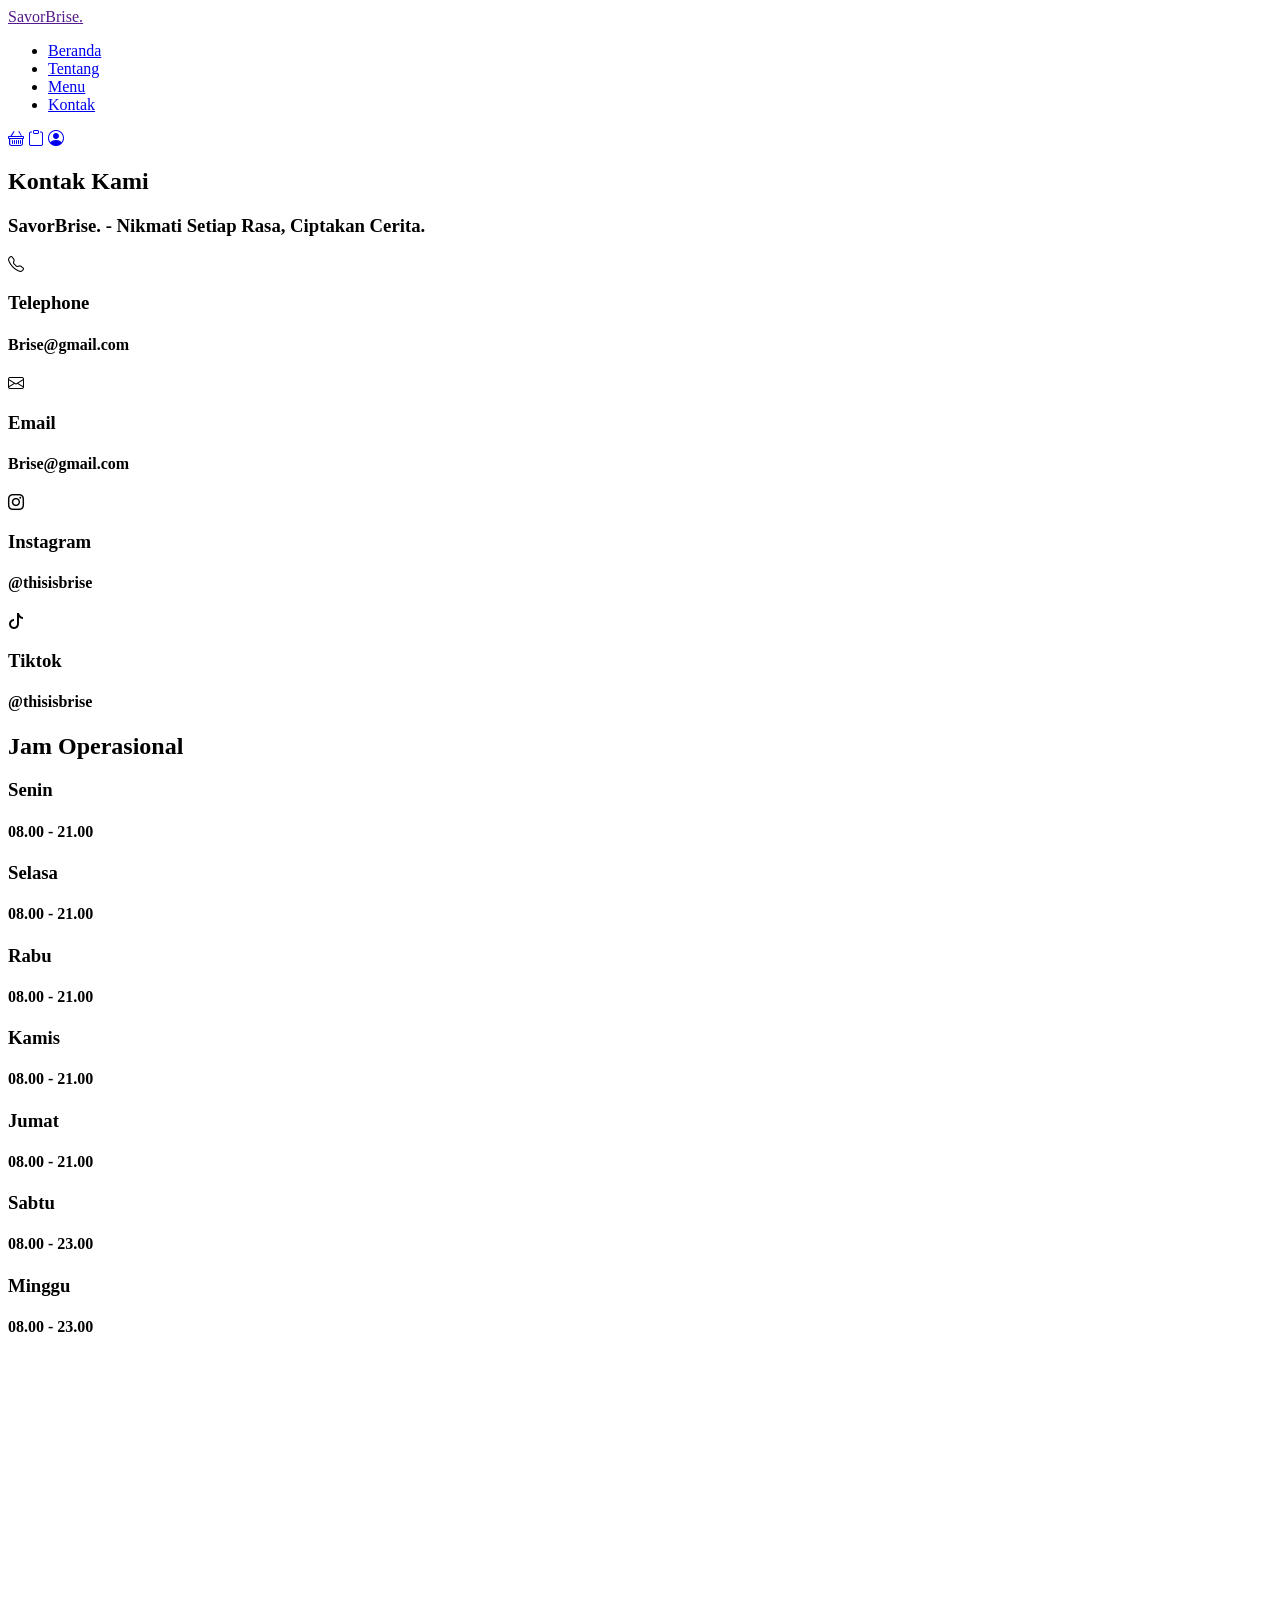
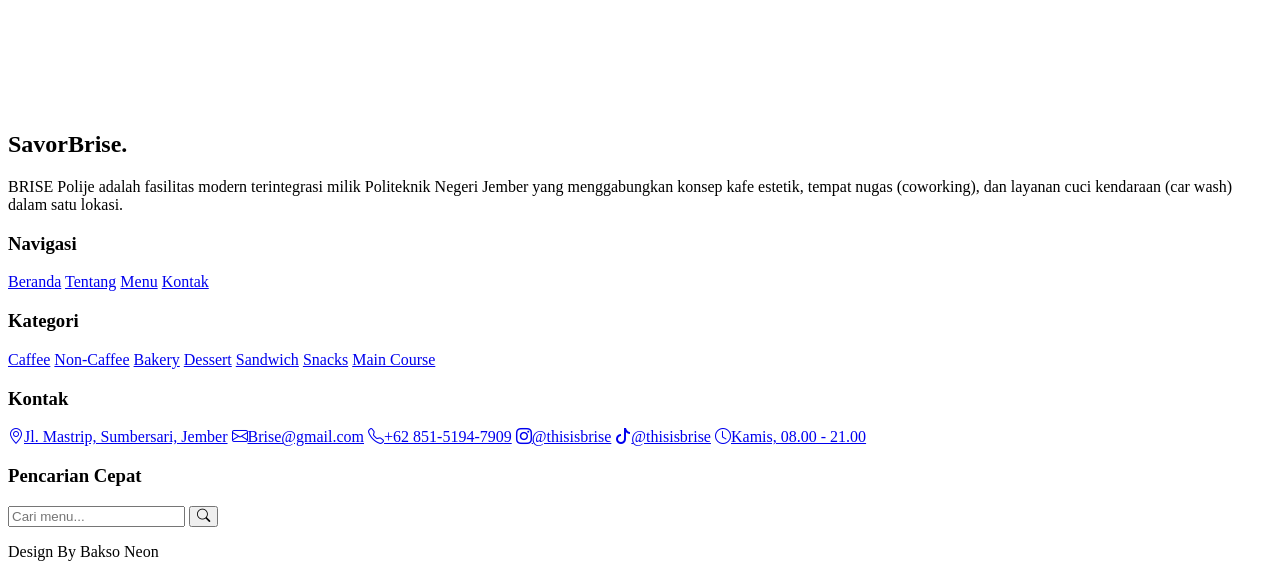
<file: Kontak.html>
<!DOCTYPE html>
<html lang="id">

<head>
    <meta charset="UTF-8">
    <meta name="viewport" content="width=device-width, initial-scale=1.0">
    <link rel="stylesheet" href="https://cdn.jsdelivr.net/npm/bootstrap-icons@1.11.3/font/bootstrap-icons.min.css">
    <title>Kontak - SavorBrise.</title>
</head>

<body>

    <!-- navbar -->
    <header id="navbarSection">
        <div><a href="">SavorBrise.</a></div>

        <ul>
            <li><a href="Index.html">Beranda</a></li>
            <li><a href="Tentang.html">Tentang</a></li>
            <li><a href="Menu.html">Menu</a></li>
            <li><a href="Kontak.html">Kontak</a></li>
        </ul>

        <div>
            <a href="Keranjang.html"><i class="bi bi-basket"></i></a>
            <a href="riwayat"><i class="bi bi-clipboard"></i></a>
            <a href="profil"><i class="bi bi-person-circle"></i></a>
        </div>
    </header>

    <main>
        <!-- header tentang -->
        <section id="headerSection">
            <h1>Kontak Kami</h1>
            <h3>SavorBrise. - Nikmati Setiap Rasa, Ciptakan Cerita.</h3>
        </section>

        <!-- informasi Kontak Section -->
        <section id="informasiSection">
            <!-- card sosmed -->
            <div class="cardSosmed">
                <!-- card 1 -->
                <div class="card">
                    <i class="bi bi-telephone"></i>
                    <h3>Telephone</h3>
                    <h4>Brise@gmail.com</h4>
                </div>
                <!-- card 2 -->
                <div class="card">
                    <i class="bi bi-envelope"></i>
                    <h3>Email</h3>
                    <h4>Brise@gmail.com</h4>
                </div>
                <!-- card 3 -->
                <div class="card">
                    <i class="bi bi-instagram"></i>
                    <h3>Instagram</h3>
                    <h4>@thisisbrise</h4>
                </div>
                <!-- card 4 -->
                <div class="card">
                    <i class="bi bi-tiktok"></i>
                    <h3>Tiktok</h3>
                    <h4>@thisisbrise</h4>
                </div>
            </div>

            <!-- jadwal buka -->
            <div class="jamOperasional">
                <h2>Jam Operasional</h2>
                <div class="jam">
                    <h3>Senin</h3>
                    <h4>08.00 - 21.00</h4>
                </div>
                <div class="jam">
                    <h3>Selasa</h3>
                    <h4>08.00 - 21.00</h4>
                </div>
                <div class="jam">
                    <h3>Rabu</h3>
                    <h4>08.00 - 21.00</h4>
                </div>
                <div class="jam">
                    <h3>Kamis</h3>
                    <h4>08.00 - 21.00</h4>
                </div>
                <div class="jam">
                    <h3>Jumat</h3>
                    <h4>08.00 - 21.00</h4>
                </div>
                <div class="jam">
                    <h3>Sabtu</h3>
                    <h4>08.00 - 23.00</h4>
                </div>
                <div class="jam">
                    <h3>Minggu</h3>
                    <h4>08.00 - 23.00</h4>
                </div>
            </div>
        </section>

        <!-- maps section -->
        <section id="mapsSection">
            <div class="maps">
                <iframe src="https://maps.google.com/maps?q=Surabaya&t=&z=15&ie=UTF8&iwloc=&output=embed" width="100%"
                    height="350" style="border:0;" allowfullscreen="" loading="lazy"
                    referrerpolicy="no-referrer-when-downgrade">
                </iframe>
            </div>
        </section>

    </main>

    <!-- footer section -->
    <footer id="footerSection">
        <div class="footerTop">
            <div>
                <h2>SavorBrise.</h2>
                <p>BRISE Polije adalah fasilitas modern terintegrasi milik Politeknik Negeri Jember yang
                    menggabungkan konsep kafe estetik, tempat nugas (coworking), dan layanan cuci kendaraan (car
                    wash) dalam satu lokasi.</p>
            </div>
            <div>
                <h3>Navigasi</h3>
                <a href="Index.html">Beranda</a>
                <a href="Tentang.html">Tentang</a>
                <a href="Menu.html">Menu</a>
                <a href="Kontak.html">Kontak</a>
            </div>
            <div>
                <h3>Kategori</h3>
                <a href="Menu.html">Caffee</a>
                <a href="Menu.html">Non-Caffee</a>
                <a href="Menu.html">Bakery</a>
                <a href="Menu.html">Dessert</a>
                <a href="Menu.html">Sandwich</a>
                <a href="Menu.html">Snacks</a>
                <a href="Menu.html">Main Course</a>
            </div>
            <div>
                <h3>Kontak</h3>
                <a href="Kontak.html"><i class="bi bi-geo-alt"></i>Jl. Mastrip, Sumbersari, Jember</a>
                <a href="Kontak.html"><i class="bi bi-envelope"></i>Brise@gmail.com</a>
                <a href="Kontak.html"><i class="bi bi-telephone"></i>+62 851-5194-7909</a>
                <a href="Kontak.html"><i class="bi bi-instagram"></i>@thisisbrise</a>
                <a href="Kontak.html"><i class="bi bi-tiktok"></i>@thisisbrise</a>
                <a href="Kontak.html"><i class="bi bi-clock"></i>Kamis, 08.00 - 21.00</a>
            </div>
            <div>
                <h3>Pencarian Cepat</h3>
                <div class="search-box">
                    <input type="search" placeholder="Cari menu...">
                    <button type="submit"><i class="bi bi-search"></i></button>
                </div>
            </div>
        </div>
        <div id="footerBottom">
            <p>Design By Bakso Neon</p>
        </div>
    </footer>

</body>

</html>
</file>
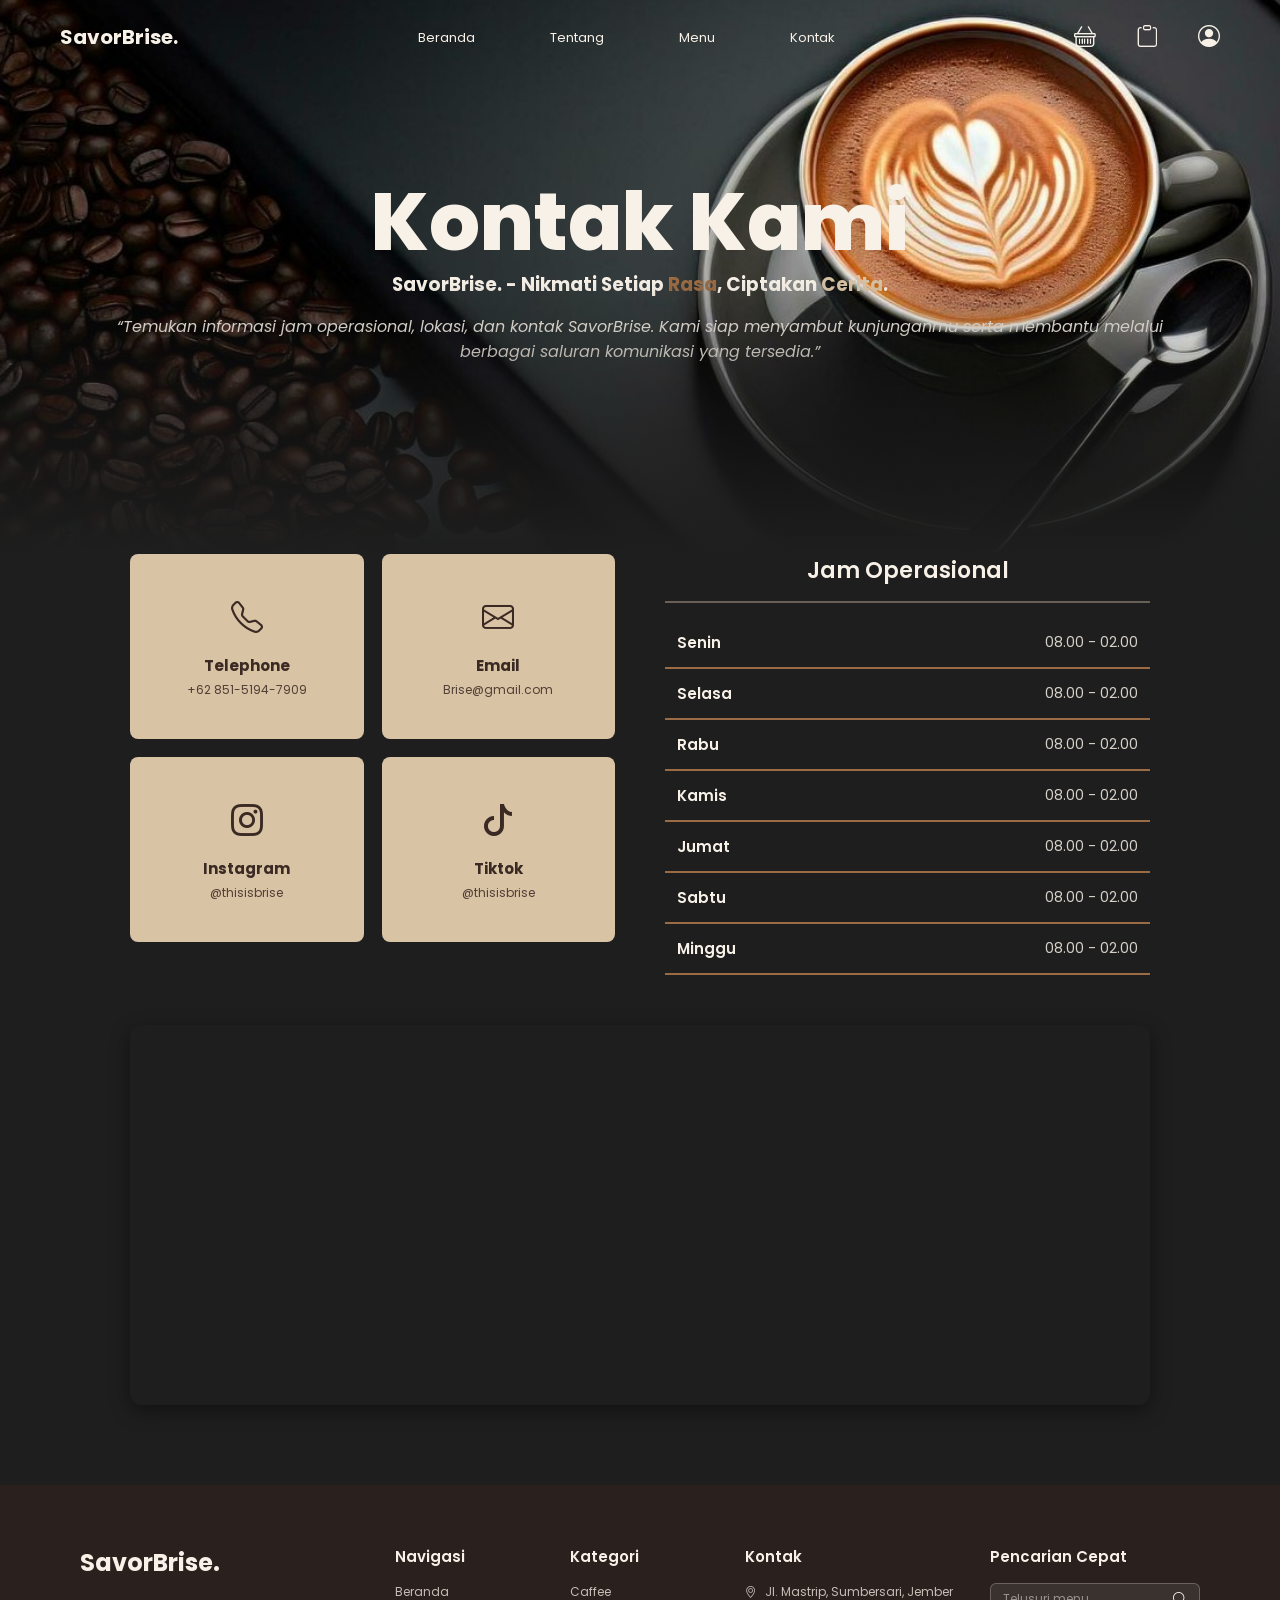
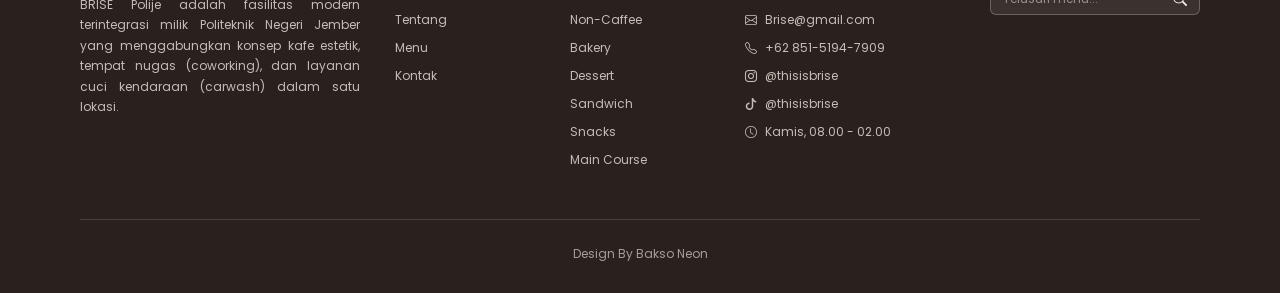
<file: pages/Kontak.html>
<!DOCTYPE html>
<html lang="id">

<head>
    <meta charset="UTF-8">
    <meta name="viewport" content="width=device-width, initial-scale=1.0">

    <!-- link css -->
    <link rel="stylesheet" href="../css/navbar.css">
    <link rel="stylesheet" href="../css/kontak.css">

    <!-- bootstrap icon -->
    <link rel="stylesheet" href="https://cdn.jsdelivr.net/npm/bootstrap-icons@1.11.3/font/bootstrap-icons.min.css">
    <title>Beranda - SavorBrise.</title>
</head>

<body>

    <!-- navbar -->
    <header id="navbarSection" class="navbarSection">
        <div class="logo"><a href="">SavorBrise.</a></div>

        <ul class="menu">
            <li><a href="../Index.html">Beranda</a></li>
            <li><a href="../pages/Tentang.html">Tentang</a></li>
            <li><a href="../pages/Menu.html">Menu</a></li>
            <li><a href="../pages/Kontak.html">Kontak</a></li>
        </ul>

        <div class="menuIcon">
            <a href="Keranjang.html"><i class="bi bi-basket"></i></a>
            <a href="riwayat"><i class="bi bi-clipboard"></i></a>
            <a href="profil"><i class="bi bi-person-circle"></i></a>
        </div>
    </header>

    <main>

        <!-- header kontak -->
        <section id="kontakSection" class="kontakSection" style="text-align: center;">
            <h1>Kontak Kami</h1>
            <h3>SavorBrise. - Nikmati Setiap <span style="color: var(--mocha-color);">Rasa</span>, Ciptakan <span style="color: var(--beige-color);">Cerita</span>.</h3>
            <h4 style="font-weight: 400; font-style: italic;">“Temukan informasi jam operasional, lokasi, dan kontak SavorBrise. Kami siap menyambut kunjunganmu serta membantu melalui berbagai saluran komunikasi yang tersedia.”</h4>
            <div class="blur"></div>
        </section>

        <!-- informasi Kontak Section -->
        <section id="informasiSection">
            <!-- card sosmed -->
            <div class="cardSosmed">
                <!-- card 1 -->
                <div class="card">
                    <i class="bi bi-telephone"></i>
                    <h3>Telephone</h3>
                    <h4>+62 851-5194-7909<h4>
                </div>
                <!-- card 2 -->
                <div class="card">
                    <i class="bi bi-envelope"></i>
                    <h3>Email</h3>
                    <h4>Brise@gmail.com</h4>
                </div>
                <!-- card 3 -->
                <div class="card">
                    <i class="bi bi-instagram"></i>
                    <h3>Instagram</h3>
                    <h4>@thisisbrise</h4>
                </div>
                <!-- card 4 -->
                <div class="card">
                    <i class="bi bi-tiktok"></i>
                    <h3>Tiktok</h3>
                    <h4>@thisisbrise</h4>
                </div>
            </div>

            <!-- jadwal buka -->
            <div class="jamOperasional">
                <h2>Jam Operasional</h2>
                <div class="jam">
                    <h3>Senin</h3>
                    <h4>08.00 - 02.00</h4>
                </div>
                <div class="jam">
                    <h3>Selasa</h3>
                    <h4>08.00 - 02.00</h4>
                </div>
                <div class="jam">
                    <h3>Rabu</h3>
                    <h4>08.00 - 02.00</h4>
                </div>
                <div class="jam">
                    <h3>Kamis</h3>
                    <h4>08.00 - 02.00</h4>
                </div>
                <div class="jam">
                    <h3>Jumat</h3>
                    <h4>08.00 - 02.00</h4>
                </div>
                <div class="jam">
                    <h3>Sabtu</h3>
                    <h4>08.00 - 02.00</h4>
                </div>
                <div class="jam">
                    <h3>Minggu</h3>
                    <h4>08.00 - 02.00</h4>
                </div>
            </div>
        </section>

        <br> <br> 

        <!-- maps section -->
        <section id="mapsSection">
            <div class="maps">
                <iframe src="https://maps.google.com/maps?q=Brise+Cafe+%26+Carwash,+Samping+Pintu+Masuk+POLIJE,+Jl.+Mastrip,+Krajan+Timur,+Sumbersari,+Kabupaten+Jember,+Jawa+Timur+68124&t=&z=17&ie=UTF8&iwloc=&output=embed" 
                    width="100%"
                    height="350" 
                    style="border:0;" 
                    allowfullscreen=""loading="lazy"
                    referrerpolicy="no-referrer-when-downgrade">
                </iframe>
            </div>
        </section>

    </main>

    <!-- footer section -->
    <footer id="footerSection">
        <div class="footerTop">
            <div>
                <h2>SavorBrise.</h2>
                <p style="text-align: justify;">BRISE Polije adalah fasilitas modern terintegrasi milik Politeknik Negeri Jember yang
                    menggabungkan konsep kafe estetik, tempat nugas (coworking), dan layanan cuci kendaraan (carwash) dalam satu lokasi.</p>
            </div>
            <div>
                <h3>Navigasi</h3>
                <a href="Index.html">Beranda</a>
                <a href="Tentang.html">Tentang</a>
                <a href="Menu.html">Menu</a>
                <a href="Kontak.html">Kontak</a>
            </div>
            <div>
                <h3>Kategori</h3>
                <a href="Menu.html">Caffee</a>
                <a href="Menu.html">Non-Caffee</a>
                <a href="Menu.html">Bakery</a>
                <a href="Menu.html">Dessert</a>
                <a href="Menu.html">Sandwich</a>
                <a href="Menu.html">Snacks</a>
                <a href="Menu.html">Main Course</a>
            </div>
            <div>
                <h3>Kontak</h3>
                <a href="Kontak.html"><i class="bi bi-geo-alt"></i>Jl. Mastrip, Sumbersari, Jember</a>
                <a href="Kontak.html"><i class="bi bi-envelope"></i>Brise@gmail.com</a>
                <a href="Kontak.html"><i class="bi bi-telephone"></i>+62 851-5194-7909</a>
                <a href="Kontak.html"><i class="bi bi-instagram"></i>@thisisbrise</a>
                <a href="Kontak.html"><i class="bi bi-tiktok"></i>@thisisbrise</a>
                <a href="Kontak.html"><i class="bi bi-clock"></i>Kamis, 08.00 - 02.00</a>
            </div>
            <div>
                <h3>Pencarian Cepat</h3>
                <div class="search-box">
                    <input type="search" placeholder="Telusuri menu...">
                    <button type="submit"><i class="bi bi-search"></i></button>
                </div>
            </div>
        </div>
        <div id="footerBottom">
            <p>Design By Bakso Neon</p>
        </div>
    </footer>

</body>

</html>
</file>
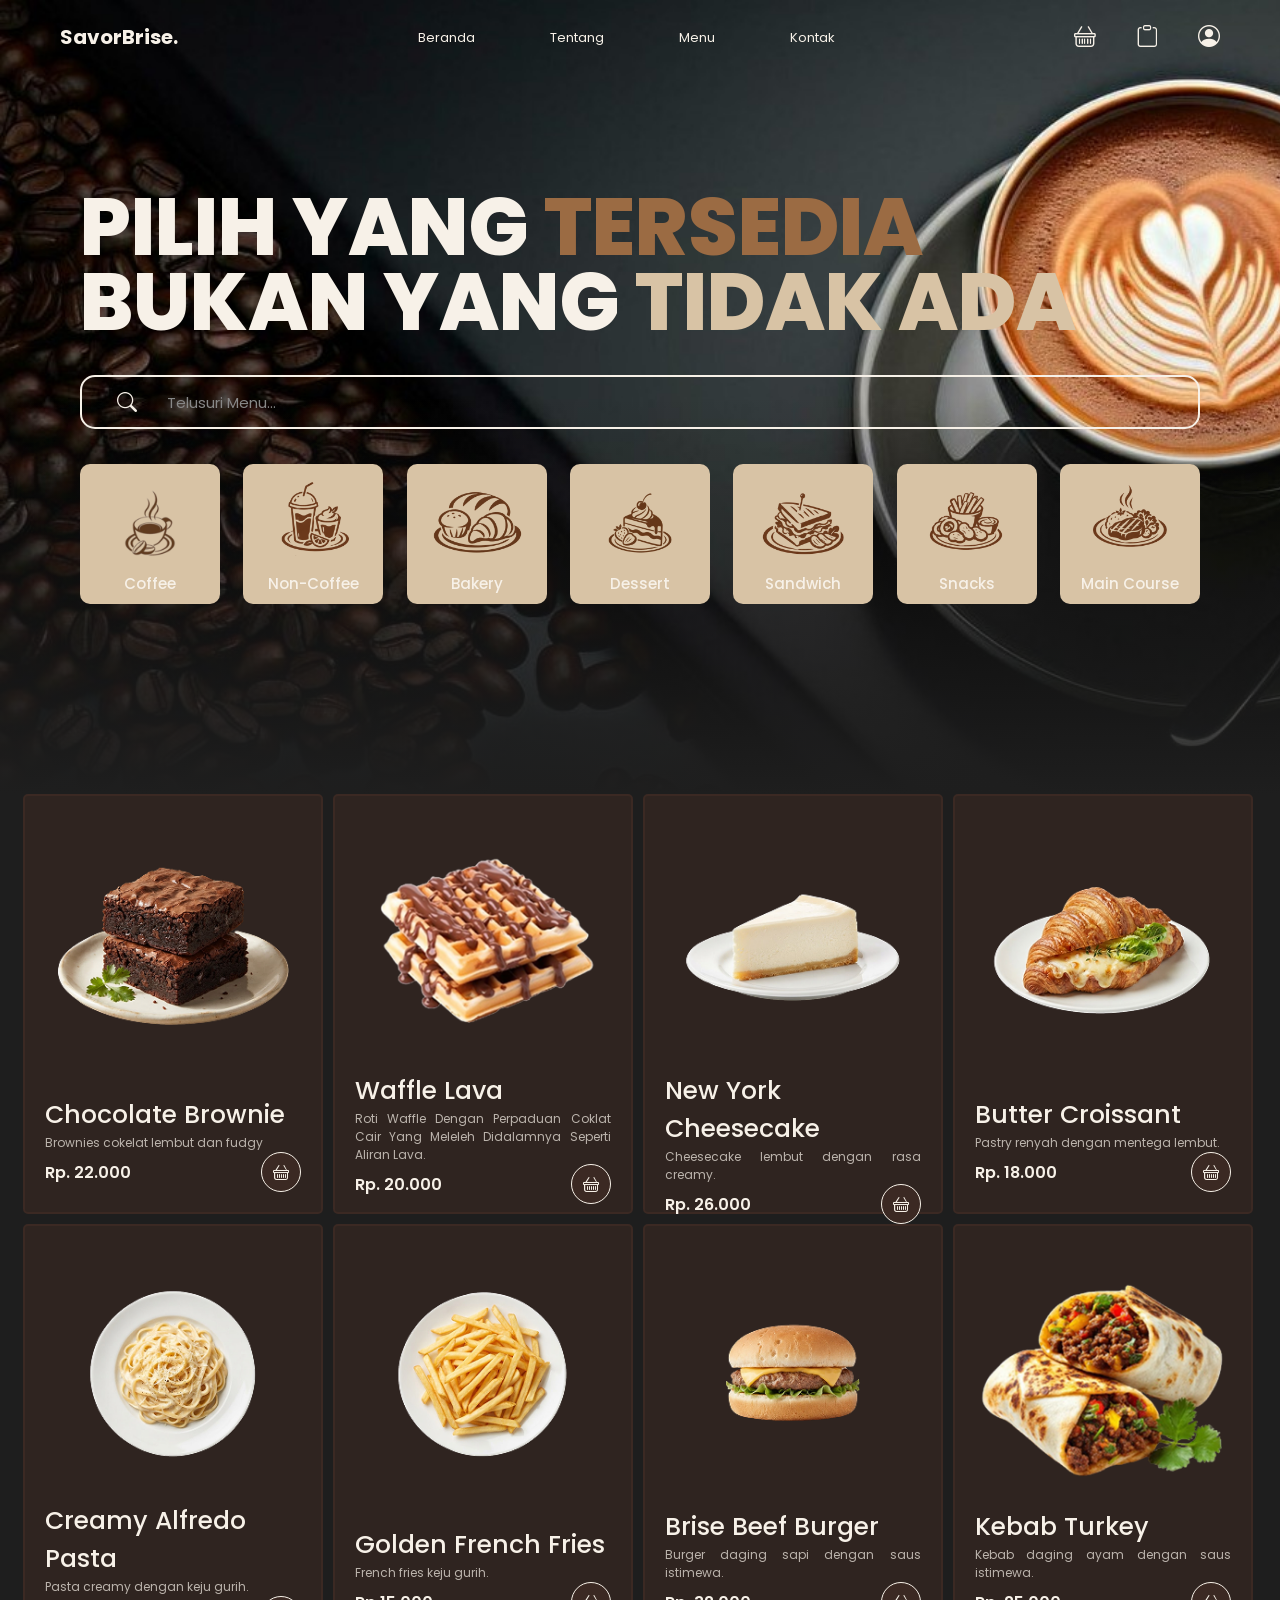
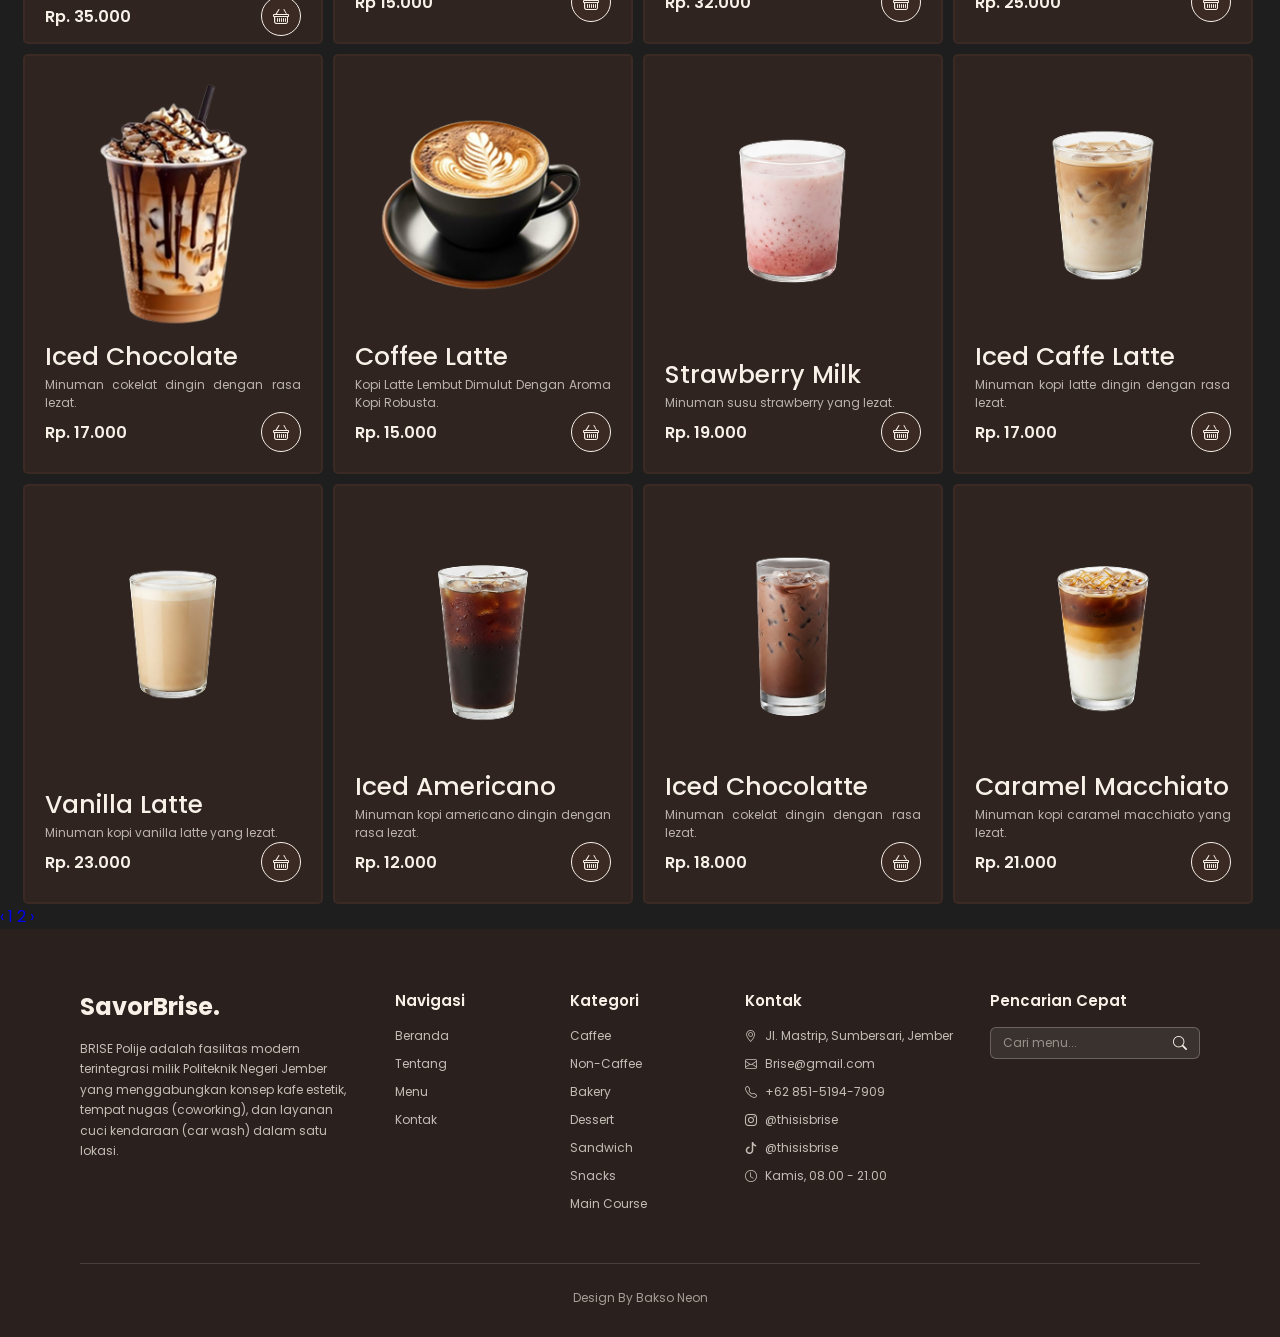
<file: pages/Menu.html>
<!DOCTYPE html>
<html lang="id">

<head>
    <meta charset="UTF-8">
    <meta name="viewport" content="width=device-width, initial-scale=1.0">

    <!-- link css -->
    <link rel="stylesheet" href="../css/navbar.css">
    <link rel="stylesheet" href="../css/menu.css">
    <link rel="stylesheet" href="../css/cardMenu.css">

    <!-- bootstrap icon -->
    <link rel="stylesheet" href="https://cdn.jsdelivr.net/npm/bootstrap-icons@1.11.3/font/bootstrap-icons.min.css">
    <title>Beranda - SavorBrise.</title>
</head>

<body>

    <!-- navbar -->
    <header id="navbarSection" class="navbarSection">
        <div class="logo"><a href="">SavorBrise.</a></div>

        <ul class="menu">
            <li><a href="../Index.html">Beranda</a></li>
            <li><a href="../pages/Tentang.html">Tentang</a></li>
            <li><a href="../pages/Menu.html">Menu</a></li>
            <li><a href="../pages/Kontak.html">Kontak</a></li>
        </ul>

        <div class="menuIcon">
            <a href="Keranjang.html"><i class="bi bi-basket"></i></a>
            <a href="riwayat"><i class="bi bi-clipboard"></i></a>
            <a href="profil"><i class="bi bi-person-circle"></i></a>
        </div>
    </header>

    <main>
        <!-- header menu -->
        <section id="menuSection" class="menuSection">
            <h1>PILIH YANG<span style="color: var(--mocha-color);"> TERSEDIA</span><br> BUKAN YANG <span
                    style="color: var(--beige-color);">TIDAK ADA</span></h1>

            <!-- search -->
            <form class="searchBox">
                <i class="bi bi-search"></i>
                <input type="search" placeholder="Telusuri Menu...">
            </form>

            <!-- katalog -->
            <div id="kategoriMenu" class="kategoriMenu">
                <div class="kategoriCard">
                    <img src="../assets/kategori/coffee.svg" alt="Coffee">
                    <h3>Coffee</h3>
                </div>

                <div class="kategoriCard">
                    <img src="../assets/kategori/non-coffee.svg" alt="">
                    <h3>Non-Coffee</h3>
                </div>

                <div class="kategoriCard">
                    <img src="../assets/kategori/bakery.svg" alt="">
                    <h3>Bakery</h3>
                </div>

                <div class="kategoriCard">
                    <img src="../assets/kategori/dessert.svg" alt="">
                    <h3>Dessert</h3>
                </div>

                <div class="kategoriCard">
                    <img src="../assets/kategori/sandwich.svg" alt="Sandwich">
                    <h3>Sandwich</h3>
                </div>

                <div class="kategoriCard">
                    <img src="../assets/kategori/snack.svg" alt="Snacks">
                    <h3>Snacks</h3>
                </div>

                <div class="kategoriCard">
                    <img src="../assets/kategori/main-course.svg" alt="Main Course">
                    <h3>Main Course</h3>
                </div>
            </div>

            <div class="blur"></div>
        </section>

        <!-- daftar menu section -->
        <section id="daftarMenu" class="daftarMenu">

            <!-- 1 -->
            <a href="">
                <div class="menuCard">
                    <img src="../assets/menu/chocolatebrownie.png" alt="chocolate brownie">
                    <div class="infoMenu">
                        <h3>Chocolate Brownie</h3>
                        <p>Brownies cokelat lembut dan fudgy</p>
                        <div>
                            <h4>Rp. 22.000</h4>
                            <i class="bi bi-basket"></i>
                        </div>
                    </div>
                </div>
            </a>

            <a href="">
                <div class="menuCard">
                    <img src="../assets/menu/waffle.png" alt="waffle lava">
                    <div class="infoMenu">
                        <h3>Waffle Lava</h3>
                        <p>Roti Waffle Dengan Perpaduan Coklat Cair Yang Meleleh Didalamnya Seperti Aliran Lava.</p>
                        <div>
                            <h4>Rp. 20.000</h4>
                            <i class="bi bi-basket"></i>
                        </div>
                    </div>
                </div>
            </a>

            <a href="">
                <div class="menuCard">
                    <img src="../assets/menu/ciskek.png" alt="cheesecake">
                    <div class="infoMenu">
                        <h3>New York Cheesecake</h3>
                        <p>Cheesecake lembut dengan rasa creamy.</p>
                        <div>
                            <h4>Rp. 26.000</h4>
                            <i class="bi bi-basket"></i>
                        </div>
                    </div>
                </div>

                <a href="">
                <div class="menuCard">
                    <img src="../assets/menu/butter croissant.png" alt="buter croissant">
                    <div class="infoMenu">
                        <h3>Butter Croissant</h3>
                        <p>Pastry renyah dengan mentega lembut.</p>
                        <div>
                            <h4>Rp. 18.000</h4>
                            <i class="bi bi-basket"></i>
                        </div>
                    </div>
                </div>
            </a>

            <a href="">
                <div class="menuCard">
                    <img src="../assets/menu/creamy alfredo pasta.png" alt="Creamy Alfredo Pasta">
                    <div class="infoMenu">
                        <h3>Creamy Alfredo Pasta</h3>
                        <p>Pasta creamy dengan keju gurih.</p>
                        <div>
                            <h4>Rp. 35.000</h4>
                            <i class="bi bi-basket"></i>
                        </div>
                    </div>
                </div>
            </a>

            <a href="">
                <div class="menuCard">
                    <img src="../assets/menu/golden french fries.png" alt="Golden French Fries">
                    <div class="infoMenu">
                        <h3>Golden French Fries</h3>
                        <p>French fries keju gurih.</p>
                        <div>
                            <h4>Rp 15.000</h4>
                            <i class="bi bi-basket"></i>
                        </div>
                    </div>
                </div>
            </a>

            <a href="">
                <div class="menuCard">
                    <img src="../assets/menu/brise beef burger.png" alt="Brise Beef Burger">
                    <div class="infoMenu">
                        <h3>Brise Beef Burger</h3>
                        <p>Burger daging sapi dengan saus istimewa.</p>
                        <div>
                            <h4>Rp. 32.000</h4>
                            <i class="bi bi-basket"></i>
                        </div>
                    </div>
                </div>
            </a>

            <a href="">
                <div class="menuCard">
                    <img src="../assets/menu/kebab turkey.png" alt="Kebab Turkey">
                    <div class="infoMenu">
                        <h3>Kebab Turkey</h3>
                        <p>Kebab daging ayam dengan saus istimewa.</p>
                        <div>
                            <h4>Rp. 25.000</h4>
                            <i class="bi bi-basket"></i>
                        </div>
                    </div>
                </div>
            </a>

            <a href="">
                <div class="menuCard">
                    <img src="../assets/menu/iced chocolate.png" alt="Iced Chocolate">
                    <div class="infoMenu">
                        <h3>Iced Chocolate</h3>
                        <p>Minuman cokelat dingin dengan rasa lezat.</p>
                        <div>
                            <h4>Rp. 17.000</h4>
                            <i class="bi bi-basket"></i>
                        </div>
                    </div>
                </div>
            </a>

            <a href="">
                <div class="menuCard">
                    <img src="../assets/menu/cofee latte.png" alt="Coffee Latte">
                    <div class="infoMenu">
                        <h3>Coffee Latte</h3>
                        <p>Kopi Latte Lembut Dimulut Dengan Aroma Kopi Robusta.</p>
                        <div>
                            <h4>Rp. 15.000</h4>
                            <i class="bi bi-basket"></i>
                        </div>
                    </div>
                </div>
            </a>

            <a href="">
                <div class="menuCard">
                    <img src="../assets/menu/strawberry milk.png" alt="Strawberry Milk">
                    <div class="infoMenu">
                        <h3>Strawberry Milk</h3>
                        <p>Minuman susu strawberry yang lezat.</p>
                        <div>
                            <h4>Rp. 19.000</h4>
                            <i class="bi bi-basket"></i>
                        </div>
                    </div>
                </div>
            </a>

            <a href="">
                <div class="menuCard">
                    <img src="../assets/menu/iced caffe latte.png" alt="Iced Caffe Latte">
                    <div class="infoMenu">
                        <h3>Iced Caffe Latte</h3>
                        <p>Minuman kopi latte dingin dengan rasa lezat.</p>
                        <div>
                            <h4>Rp. 17.000</h4>
                            <i class="bi bi-basket"></i>
                        </div>
                    </div>
                </div>
            </a>

            <a href="">
                <div class="menuCard">
                    <img src="../assets/menu/vanilla latte.png" alt="Vanilla Latte">
                    <div class="infoMenu">
                        <h3>Vanilla Latte</h3>
                        <p>Minuman kopi vanilla latte yang lezat.</p>
                        <div>
                            <h4>Rp. 23.000</h4>
                            <i class="bi bi-basket"></i>
                        </div>
                    </div>
                </div>
            </a>

            <a href="">
                <div class="menuCard">
                    <img src="../assets/menu/iced americano.png" alt="Iced Americano">
                    <div class="infoMenu">
                        <h3>Iced Americano</h3>
                        <p>Minuman kopi americano dingin dengan rasa lezat.</p>
                        <div>
                            <h4>Rp. 12.000</h4>
                            <i class="bi bi-basket"></i>
                        </div>
                    </div>
                </div>
            </a>

            <a href="">
                <div class="menuCard">
                    <img src="../assets/menu/iced chocolatte.png" alt="Iced Chocolatte">
                    <div class="infoMenu">
                        <h3>Iced Chocolatte</h3>
                        <p>Minuman cokelat dingin dengan rasa lezat.</p>
                        <div>
                            <h4>Rp. 18.000</h4>
                            <i class="bi bi-basket"></i>
                        </div>
                    </div>
                </div>
            </a>

            <a href="">
                <div class="menuCard">
                    <img src="../assets/menu/caramel machiatto.png" alt="Caramel Macchiato">
                    <div class="infoMenu">
                        <h3>Caramel Macchiato</h3>
                        <p>Minuman kopi caramel macchiato yang lezat.</p>
                        <div>
                            <h4>Rp. 21.000</h4>
                            <i class="bi bi-basket"></i>
                        </div>
                    </div>
                </div>
            </a>

        </section>

        <!-- pagination section -->
        <section id="paginationSection">
            <div class="pagination">
                <a href="#">‹</a>
                <a href="#">1</a>
                <a href="#">2</a>
                <a href="#">›</a>
            </div>
        </section>
    </main>

    <!-- footer section -->
    <footer id="footerSection">
        <div class="footerTop">
            <div>
                <h2>SavorBrise.</h2>
                <p>BRISE Polije adalah fasilitas modern terintegrasi milik Politeknik Negeri Jember yang
                    menggabungkan konsep kafe estetik, tempat nugas (coworking), dan layanan cuci kendaraan (car
                    wash) dalam satu lokasi.</p>
            </div>
            <div>
                <h3>Navigasi</h3>
                <a href="Index.html">Beranda</a>
                <a href="Tentang.html">Tentang</a>
                <a href="Menu.html">Menu</a>
                <a href="Kontak.html">Kontak</a>
            </div>
            <div>
                <h3>Kategori</h3>
                <a href="Menu.html">Caffee</a>
                <a href="Menu.html">Non-Caffee</a>
                <a href="Menu.html">Bakery</a>
                <a href="Menu.html">Dessert</a>
                <a href="Menu.html">Sandwich</a>
                <a href="Menu.html">Snacks</a>
                <a href="Menu.html">Main Course</a>
            </div>
            <div>
                <h3>Kontak</h3>
                <a href="Kontak.html"><i class="bi bi-geo-alt"></i>Jl. Mastrip, Sumbersari, Jember</a>
                <a href="Kontak.html"><i class="bi bi-envelope"></i>Brise@gmail.com</a>
                <a href="Kontak.html"><i class="bi bi-telephone"></i>+62 851-5194-7909</a>
                <a href="Kontak.html"><i class="bi bi-instagram"></i>@thisisbrise</a>
                <a href="Kontak.html"><i class="bi bi-tiktok"></i>@thisisbrise</a>
                <a href="Kontak.html"><i class="bi bi-clock"></i>Kamis, 08.00 - 21.00</a>
            </div>
            <div>
                <h3>Pencarian Cepat</h3>
                <div class="search-box">
                    <input type="search" placeholder="Cari menu...">
                    <button type="submit"><i class="bi bi-search"></i></button>
                </div>
            </div>
        </div>
        <div id="footerBottom">
            <p>Design By Bakso Neon</p>
        </div>
    </footer>

</body>

</html>
</file>
<file: css/navbar.css>
.navbarSection{
    position: fixed;
    display: flex;
    justify-content: space-between;
    align-items: center;
    padding: 20px 60px;
    width: 100%;
    z-index: 10;
}

.logo{
    font-family: "Poppins", sans-serif;
    font-weight: bold;
    font-size: 20px;
}

.logo a{
    text-decoration: none;
    color: var(--cream-color);
}

.menu{
    display: flex;
    justify-content: space-between;
    gap: 75px;
    list-style: none;
}

.menu a{
    font-size: 13px;
    color: var(--cream-color);
    text-decoration: none;
}

.menuIcon{
    display: flex;
    gap: 40px;
}

.menuIcon a{
    font-size: 22px;
    color: var(--cream-color);
}
</file>
<file: css/kontak.css>
@import url('https://fonts.googleapis.com/css2?family=Poppins:wght@100;200;300;400;500;600;700;800;900&display=swap');

* {
    margin: 0;
    padding: 0;
    box-sizing: border-box;
}

:root{
    --cream-color: #F7F1E8;
    --beige-color: #D8C3A5;
    --mocha-color: #9B6B43;
    --exspreso-color: #3B2923;
    --blackBg-color: #1E1E1E;
}

a{
    text-decoration: none;
}

body {
    font-family: "Poppins", sans-serif;
    background: var(--blackBg-color);
}

/* 1. Kontak Section */
.kontakSection{
    position: relative;
    background-image: url("../assets/bgCoffee.jpg");
    background-size: cover;
    background-position: center;
    background-repeat: no-repeat;
    padding: 190px 80px;
    display: flex;
    flex-direction: column;
    justify-content: center;
    align-items: center;
    gap: 15px;
    color: var(--cream-color);
}

.kontakSection h1{
    font-size: 80px;
    font-weight: 800;
    line-height: 65px;
    z-index: 2;
}

.heroSection h3{
    font-size: 20px;
    z-index: 2;
}

.heroSection h4 {
    margin-top: 10px;
    font-size: 16px;
    line-height: 25px;
    z-index: 2;
}

.kontakSection .blur{
    position: absolute;
    bottom: 0;
    left: 0;
    width: 100%;
    height: 50%;
    background: linear-gradient(to bottom, #00000000, var(--blackBg-color));
    z-index: 1;
}
/* 2. Informasi Section */
#informasiSection{
    max-width: 1100px;
    margin: 0 auto;
    padding: 0px 40px;
    display: flex;
    justify-content: space-between;
    align-items: flex-start;
    gap: 50px;
    flex-wrap: wrap;
    color: var(--cream-color);
}

/* Kotak Sosmed (Kiri - 2x2) */
.cardSosmed {
    flex: 1;
    min-width: 320px;
    display: grid;
    grid-template-columns: repeat(2, 1fr);
    gap: 18px;
}

.cardSosmed .card {
    background-color: var(--beige-color);
    color: var(--exspreso-color);
    padding: 40px 20px;
    border-radius: 8px;
    display: flex;
    flex-direction: column;
    align-items: center;
    justify-content: center;
    text-align: center;
    transition: transform 0.2s ease, box-shadow 0.2s ease;
}

.cardSosmed .card:hover {
    transform: translateX(-5px);
    box-shadow: 0 8px 20px rgba(0, 0, 0, 0.4);
}

.cardSosmed .card i {
    font-size: 32px;
    margin-bottom: 12px;
    color: var(--exspreso-color);
}

.cardSosmed .card h3 {
    font-size: 15px;
    font-weight: 700;
    margin-bottom: 4px;
}

.cardSosmed .card h4 {
    font-size: 12px;
    font-weight: 400;
    color: var(--exspreso-color);
    opacity: 0.85;
}

/* Jam Operasional (Kanan) */
.jamOperasional {
    flex: 1;
    min-width: 320px;
}

.jamOperasional h2 {
    text-align: center;
    font-size: 22px;
    font-weight: 600;
    padding-bottom: 14px;
    margin-bottom: 15px;
    border-bottom: 2px solid rgba(216, 195, 165, 0.4);
}

.jamOperasional .jam {
    display: flex;
    justify-content: space-between;
    align-items: center;
    padding: 13px 12px;
    border-bottom: 2px solid rgba(155, 107, 67);
    transition: background-color 0.2s ease;
}

.jamOperasional .jam:hover {
    background-color: rgba(155, 107, 67, 0.2);
    border-radius: 4px;
}

.jamOperasional .jam h3 {
    font-size: 15px;
    font-weight: 600;
    color: var(--cream-color);
}

.jamOperasional .jam h4 {
    font-size: 14px;
    font-weight: 400;
    color: rgba(247, 241, 232, 0.85);
}

/* 3. Maps Section */
#mapsSection {
    max-width: 1100px;
    margin: 0 auto 80px auto;
    padding: 0 40px;
}

#mapsSection .maps iframe {
    width: 100%;
    height: 380px;
    border-radius: 12px;
    display: block;
    box-shadow: 0 6px 20px rgba(0, 0, 0, 0.4);
}

/* 4. Footer Section */
#footerSection {
    background-color: #2A211E;
    color: var(--cream-color);
    padding: 60px 80px 30px 80px;
}

.footerTop {
    max-width: 1200px;
    margin: 0 auto;
    display: grid;
    grid-template-columns: 2fr 1fr 1fr 1.5fr 1.5fr;
    gap: 35px;
    padding-bottom: 40px;
    border-bottom: 1px solid rgba(247, 241, 232, 0.15);
}

.footerTop h2 {
    font-size: 24px;
    font-weight: 700;
    margin-bottom: 15px;
    color: var(--cream-color);
}

.footerTop p {
    font-size: 12px;
    line-height: 1.7;
    color: rgba(247, 241, 232, 0.75);
}

.footerTop h3 {
    font-size: 15px;
    font-weight: 600;
    margin-bottom: 15px;
    color: var(--cream-color);
}

.footerTop a {
    display: flex;
    align-items: center;
    gap: 8px;
    font-size: 12px;
    color: rgba(247, 241, 232, 0.75);
    margin-bottom: 10px;
    transition: color 0.2s ease;
}

.footerTop a:hover {
    color: var(--beige-color);
}

/* Search Box */
.search-box {
    display: flex;
    align-items: center;
    background-color: rgba(255, 255, 255, 0.08);
    border: 1px solid rgba(247, 241, 232, 0.25);
    border-radius: 6px;
    padding: 6px 12px;
}

.search-box input {
    background: transparent;
    border: none;
    outline: none;
    color: var(--cream-color);
    font-size: 12px;
    width: 100%;
    font-family: "Poppins", sans-serif;
}

.search-box input::placeholder {
    color: rgba(247, 241, 232, 0.5);
}

.search-box button {
    background: transparent;
    border: none;
    color: var(--cream-color);
    cursor: pointer;
    font-size: 14px;
}

#footerBottom {
    text-align: center;
    padding-top: 25px;
    font-size: 12px;
    color: rgba(247, 241, 232, 0.6);
}

/* 5. Responsive Design */
@media (max-width: 900px) {
    .footerTop {
        grid-template-columns: 1fr 1fr;
    }
}

@media (max-width: 768px) {
    .kontakSection {
        padding: 130px 20px;
    }

    .kontakSection h1 {
        font-size: 48px;
        line-height: 52px;
    }

    #informasiSection,
    #mapsSection {
        padding: 0 20px;
    }

    #footerSection {
        padding: 40px 20px 25px 20px;
    }

    .footerTop {
        grid-template-columns: 10fr;
    }
}
</file>
<file: css/menu.css>
@import url('https://fonts.googleapis.com/css2?family=Poppins:wght@100;200;300;400;500;600;700;800;900&display=swap');

* {
    margin: 0;
    padding: 0;
    box-sizing: border-box;
}

:root{
    --cream-color: #F7F1E8;
    --beige-color: #D8C3A5;
    --mocha-color: #9B6B43;
    --exspreso-color: #3B2923;
    --blackBg-color: #1E1E1E;
}

a{
    text-decoration: none;
}

body {
    font-family: "Poppins", sans-serif;
    background: var(--blackBg-color);
}

/* Menu Section */
.menuSection{
    position: relative;
    background-image: url("../assets/bgCoffee.jpg");
    background-size: cover;
    background-position: start;
    background-repeat: no-repeat;
    padding: 190px 80px;
    display: flex;
    flex-direction: column;
    justify-content: center;
    gap: 35px;
    color: var(--cream-color);
}

.menuSection h1{
    font-size: 80px;
    font-weight: 800;
    line-height: 75px;
    z-index: 2;
}

/* === Kategori section === */
.searchBox {
    display: flex;
    align-items: center;
    gap: 30px;

    width: 100%;
    padding: 10px 35px;

    border: 2px solid var(--cream-color);
    border-radius: 15px;
    z-index: 2;
}

.searchBox i {
    font-size: 20px;
    color: var(--cream-color);
}

.searchBox input {
    width: 100%;
    background: transparent;
    border: none;
    outline: none;

    font-family: var(--main-font);
    font-size: 15px;
    color: var(--cream-color);
}

.searchBox input::placeholder {
    color: #888;
}

.kategoriMenu{
    display: flex;
    justify-content: space-between;
    width: 100%;
    z-index: 2;
}

.kategoriMenu .kategoriCard{
    display: flex;
    flex-direction: column;
    align-items: center;
    justify-content: center;
    background: var(--beige-color);
    border-radius: 10px;
    width: 140px;
    height: 140px;
    transform: scale(1);
    transition: all .3s ease;
}

.kategoriMenu .kategoriCard:hover{
    transform: scale(1.05);
    background: var(--cream-color);
}

.kategoriMenu .kategoriCard img{
    width: 70%;
    height: 70%;
}
.kategoriMenu .kategoriCard h3{
    font-size: 15px;
    font-weight: 500;
}

.menuSection .blur{
    position: absolute;
    bottom: 0;
    left: 0;
    width: 100%;
    height: 50%;
    background: linear-gradient(to bottom, #00000000, var(--blackBg-color));
    z-index: 1;
}


/* daftar menu */
.daftarMenu{
    display: grid;
    grid-template-columns: repeat(4, 150px); 
    justify-content: center;                 
    gap: 10px 160px;
    margin-left: -135px;
    margin-right: 20px;
}
    


#footerSection {
    background-color: #2A211E;
    color: var(--cream-color);
    padding: 60px 80px 30px 80px;
}

.footerTop {
    max-width: 1200px;
    margin: 0 auto;
    display: grid;
    grid-template-columns: 2fr 1fr 1fr 1.5fr 1.5fr;
    gap: 35px;
    padding-bottom: 40px;
    border-bottom: 1px solid rgba(247, 241, 232, 0.15);
}

.footerTop h2 {
    font-size: 24px;
    font-weight: 700;
    margin-bottom: 15px;
    color: var(--cream-color);
}

.footerTop p {
    font-size: 12px;
    line-height: 1.7;
    color: rgba(247, 241, 232, 0.75);
}

.footerTop h3 {
    font-size: 15px;
    font-weight: 600;
    margin-bottom: 15px;
    color: var(--cream-color);
}

.footerTop a {
    display: flex;
    align-items: center;
    gap: 8px;
    font-size: 12px;
    color: rgba(247, 241, 232, 0.75);
    margin-bottom: 10px;
    transition: color 0.2s ease;
}

.footerTop a:hover {
    color: var(--beige-color);
}

/* Search Box */
.search-box {
    display: flex;
    align-items: center;
    background-color: rgba(255, 255, 255, 0.08);
    border: 1px solid rgba(247, 241, 232, 0.25);
    border-radius: 6px;
    padding: 6px 12px;
}

.search-box input {
    background: transparent;
    border: none;
    outline: none;
    color: var(--cream-color);
    font-size: 12px;
    width: 100%;
    font-family: "Poppins", sans-serif;
}

.search-box input::placeholder {
    color: rgba(247, 241, 232, 0.5);
}

.search-box button {
    background: transparent;
    border: none;
    color: var(--cream-color);
    cursor: pointer;
    font-size: 14px;
}

#footerBottom {
    text-align: center;
    padding-top: 25px;
    font-size: 12px;
    color: rgba(247, 241, 232, 0.6);
}

/* 5. Responsive Design */
@media (max-width: 900px) {
    .footerTop {
        grid-template-columns: 1fr 1fr;
    }
}

@media (max-width: 768px) {
    .kontakSection {
        padding: 130px 20px;
    }

    .kontakSection h1 {
        font-size: 48px;
        line-height: 52px;
    }

    #informasiSection,
    #mapsSection {
        padding: 0 20px;
    }

    #footerSection {
        padding: 40px 20px 25px 20px;
    }

    .footerTop {
        grid-template-columns: 10fr;
    }
}
</file>
<file: css/cardMenu.css>
.menuCard{
    display: flex;
    flex-direction: column;
    justify-content: space-between;
    background: #3b29239e;
    border: 2px solid var(--exspreso-color);
    border-radius: 5px;
    height: 420px;
    width: 300px;
    padding: 20px;
    transform: translateY(0);
    transition: transform .3s ease;
}
.menuCard:hover{
    transform: translateY(-10px);
    box-shadow: 3px 3px 7px #0c0c0c88;
}

.menuCard .infoMenu{
    display: flex;
    flex-direction: column;
    gap:auto;
    color: var(--cream-color);
}

.menuCard .infoMenu h3{
    font-size: 25px;
    font-weight: 500;
}
.menuCard .infoMenu p{
    font-size: 12px;
    font-weight: 400;
    opacity: 70%;
    text-align: justify;
}

.menuCard .infoMenu div{
    display: flex;
    justify-content: space-between;
    align-items: center;
}
.menuCard .infoMenu div h4{
    font-weight: 600;
}
.menuCard .infoMenu div i{
    display: flex;
    justify-content: center;
    align-items: center;
    text-align: center;
    width: 40px;
    height: 40px;
    border: 1px solid var(--cream-color);
    background: var(--exspreso-color);
    border-radius: 50%;
    /* font-weight: 800; */
}
</file>
